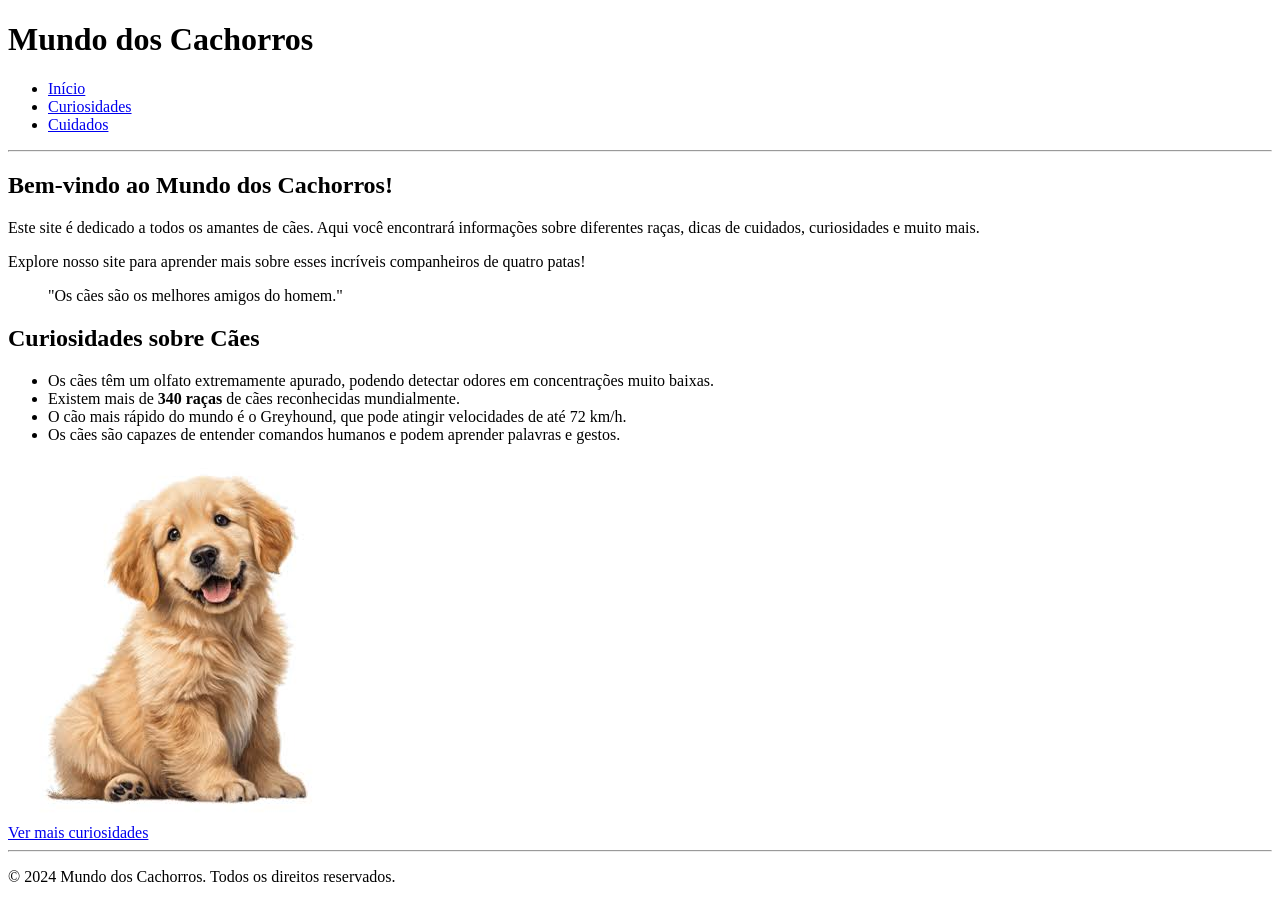
<file: aula-01/index.html>
<!doctype html>
<html lang="pt-br">
  <head>
    <meta charset="UTF-8" />
    <meta name="viewport" content="width=device-width, initial-scale=1.0" />
    <title>Mundo dos Cachorros</title>
  </head>
  <body>

    <header>
      <h1>Mundo dos Cachorros</h1>
    </header>

    <nav>
        <ul>
            <li><a href="index.html">Início</a></li>
            <li><a href="curiosidades.html">Curiosidades</a></li>
            <li><a href="cuidados.html">Cuidados</a></li>
        </ul>
    </nav>
<hr>
    <main>
        <section>
            <h2>Bem-vindo ao Mundo dos Cachorros!</h2>
            <p>Este site é dedicado a todos os amantes de cães. Aqui você encontrará informações sobre diferentes raças, dicas de cuidados, curiosidades e muito mais.</p>
           <p>Explore nosso site para aprender mais sobre esses incríveis companheiros de quatro patas!</p>
        <blockquote>
            <p>"Os cães são os melhores amigos do homem."</p>
    
        </blockquote>
        
        </section>
        
        <section>
            <h2>
                Curiosidades sobre Cães
            </h2>
            <ul>
                <li>Os cães têm um olfato extremamente apurado, podendo detectar odores em concentrações muito baixas.</li>
                <li>Existem mais de <strong>340 raças</strong> de cães reconhecidas mundialmente.</li>
                <li>O cão mais rápido do mundo é o Greyhound, que pode atingir velocidades de até 72 km/h.</li>
                <li>Os cães são capazes de entender comandos humanos e podem aprender palavras e gestos.</li>
            </ul>
            <img src="cachorro.jpg" alt="Cachorro sentado" />
            <br>
            <a href="https://www.cafunepets.com.br/dicas-de-cuidado/curiosidades-sobre-cachorros.html" target="_blank" >Ver mais curiosidades</a>
        </section>
    </main>
<hr>
    <footer> 
        <p>&copy; 2024 Mundo dos Cachorros. Todos os direitos reservados.</p>   
        </footer>   
  </body>
</html>
</file>
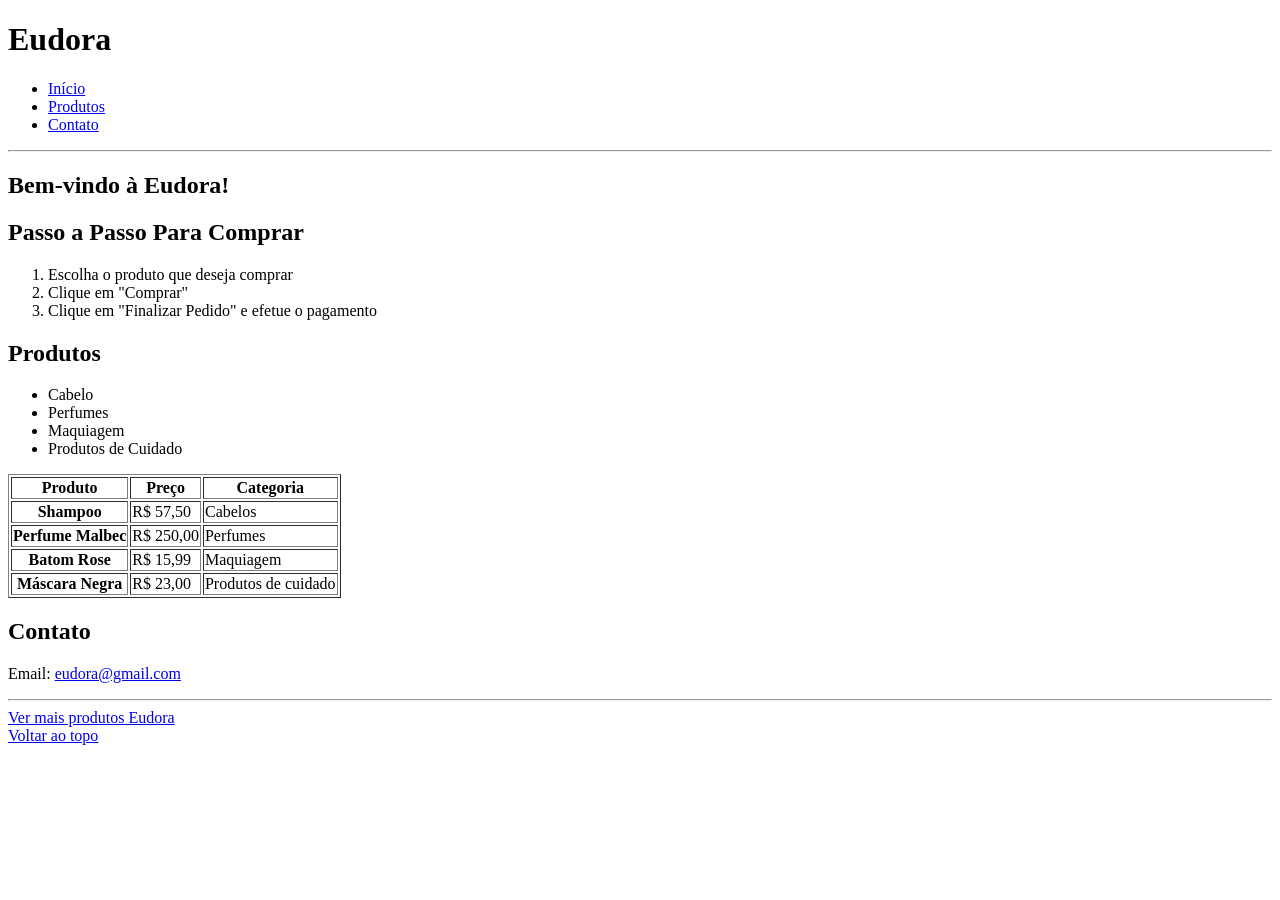
<file: aula-02/index.html>
<!DOCTYPE html>
<html lang="pt-br">

<head>
    <meta charset="UTF-8">
    <meta name="viewport" content="width=device-width, initial-scale=1.0">
    <title>Eudora</title>
</head>

<body>

    <header id="topo">
        <h1>Eudora</h1>

        <nav>
            <ul>
                <li><a href="#inicio">Início</a></li>
                <li><a href="#produtos">Produtos</a></li>
                <li><a href="#contato">Contato</a></li>
            </ul>
        </nav>

    </header>

    <hr>
    <main>
        <section id="inicio">
            <h2>Bem-vindo à Eudora!</h2>
        </section>


        <section>
            <h2>Passo a Passo Para Comprar</h2>
            <ol>
                <li>Escolha o produto que deseja comprar</li>
                <li>Clique em "Comprar"</li>
                <li>Clique em "Finalizar Pedido" e efetue o pagamento</li>
            </ol>
        </section>

        <section id="produtos">
            <h2>Produtos</h2>
            <ul>
                <li>Cabelo</li>
                <li>Perfumes</li>
                <li>Maquiagem</li>
                <li>Produtos de Cuidado</li>
            </ul>
            <table border="1">
                <thead>
                    <tr>
                        <th>Produto</th>
                        <th>Preço</th>
                        <th>Categoria</th>
                    </tr>
                </thead>
                <tbody>
                    <tr>
                        <th>Shampoo</th>
                        <td>R$ 57,50</td>
                        <td>Cabelos</td>
                    </tr>
                    <tr>
                        <th>Perfume Malbec</th>
                        <td>R$ 250,00</td>
                        <td>Perfumes</td>
                    </tr>
                    <tr>
                        <th>Batom Rose</th>
                        <td>R$ 15,99</td>
                        <td>Maquiagem</td>
                    </tr>
                    <tr>
                        <th>Máscara Negra
                        </th>
                        <td>R$ 23,00</td>
                        <td>Produtos de cuidado</td>
                    </tr>
                </tbody>
            </table>
        </section>

        <section id="contato">
            <h2>Contato</h2>
            <p>Email: <a href="mailto:eudora@gmail.com" target="_blank">eudora@gmail.com</a></p>
        </section>
    </main>
    <hr>
    <footer>
        <a href="https://www.eudora.com.br/?gclsrc=aw.ds&&utm_source=google&utm_medium=cpc&utm_campaign=G:EUD:Performance:Institucional:PSQ-Eudora&gad_source=1&gad_campaignid=10425036200&gbraid=0AAAAADe0ssHBRSSiUodfNSN1PjZWFqn9F&gclid=CjwKCAjwj7HTBhBiEiwA8s35OkANomQSon3V773zaFUcZIYjrzF8tikqUFjwtb8jpv-XQH7Ud1SLhBoCwHkQAvD_BwE"
            target="_blank">Ver mais produtos Eudora</a>
        <br>
        <a href="#topo">Voltar ao topo</a>
    </footer>


</body>

</html>
</file>
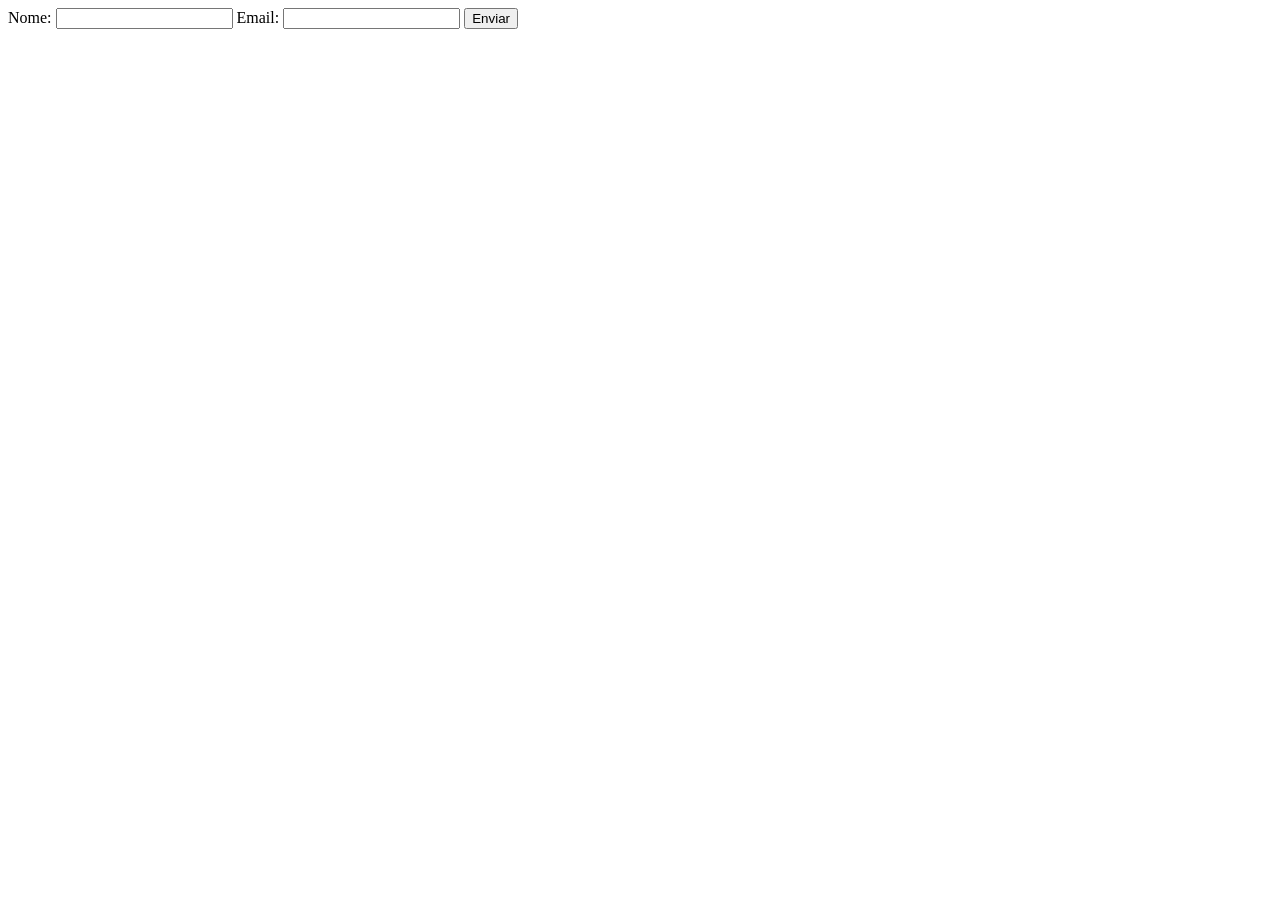
<file: aula-03/index.html>
<!DOCTYPE html>
<html lang="pt-br">

<head>
    <meta charset="UTF-8">
    <meta name="viewport" content="width=device-width, initial-scale=1.0">
    <title>Formulário de Contato</title>
</head>

<body>

    <form>

        <label for="nome">Nome:</label>
        <input type="text" id="nome" name="nome">

        <label for="email">Email:</label>
        <input type="email" id="email" name="email">

        <button type="submit">Enviar</button>

    </form>

</body>

</html>
</file>
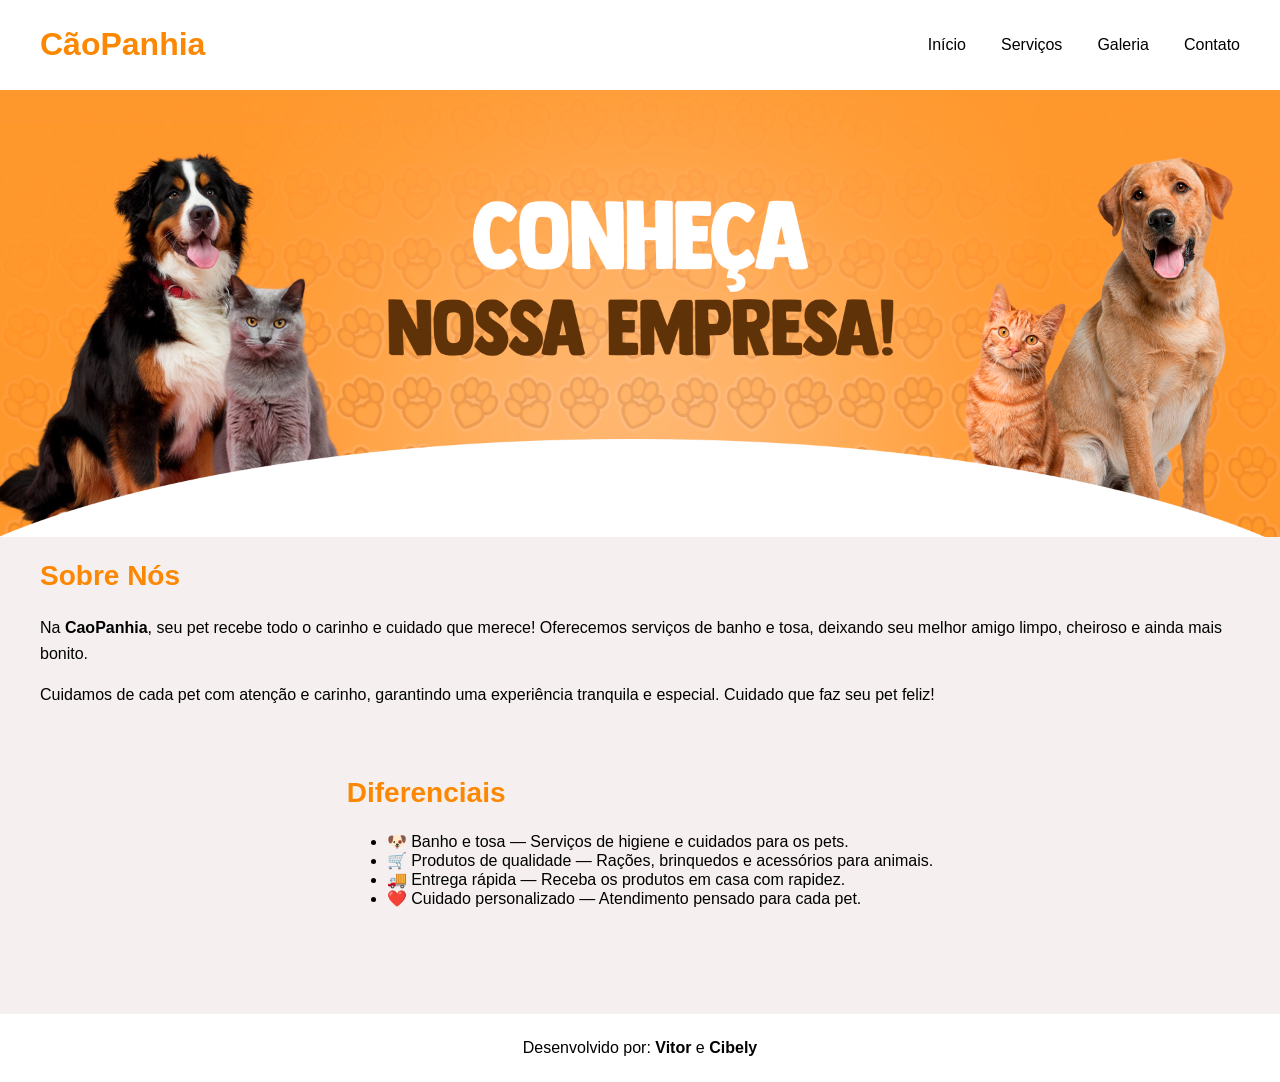
<file: aula-05/index.html>
<!DOCTYPE html>
<html lang="pt-BR">
<head>
    <meta charset="UTF-8">
    <meta name="viewport" content="width=device-width, initial-scale=1.0">
    <link rel="stylesheet" href="estilo.css">
    
    <title>CãoPanhia</title>
</head>
<body>

    <header>
        <h1>CãoPanhia</h1>
        <nav aria-label="Menu Principal">
            <ul class="nav-list"> 
                <li><a href="index.html">Início</a></li>
                <li><a href="servicos.html">Serviços</a></li>
                <li><a href="galeria.html">Galeria</a></li>
                <li><a href="contato.html">Contato</a></li>
            </ul>
        </nav>
    </header>

    <main>
        <img src="img/banner.png" id="banner" alt="Dois cachorros e dois gatos em um fundo laranja" width="700" height="240" >

        <section>
            <h2>Sobre Nós</h2>
            <p>Na <strong>CaoPanhia</strong>, seu pet recebe todo o carinho e cuidado que merece! Oferecemos serviços de banho e tosa, deixando seu melhor amigo limpo, cheiroso e ainda mais bonito.</p>
            <p>Cuidamos de cada pet com atenção e carinho, garantindo uma experiência tranquila e especial. Cuidado que faz seu pet feliz!</p>
        </section>

        <section>
            <h2>Diferenciais</h2>
            <ul>
                <li>🐶 Banho e tosa — Serviços de higiene e cuidados para os pets.</li>
                <li>🛒 Produtos de qualidade — Rações, brinquedos e acessórios para animais.</li>
                <li>🚚 Entrega rápida — Receba os produtos em casa com rapidez.</li>
                <li>❤️ Cuidado personalizado — Atendimento pensado para cada pet.</li>
            </ul>
        </section>
    </main>

    <footer>
        <p>Desenvolvido por: <strong>Vitor</strong> e <strong>Cibely</strong></p>
    </footer>

    
</body>
</html>
</file>
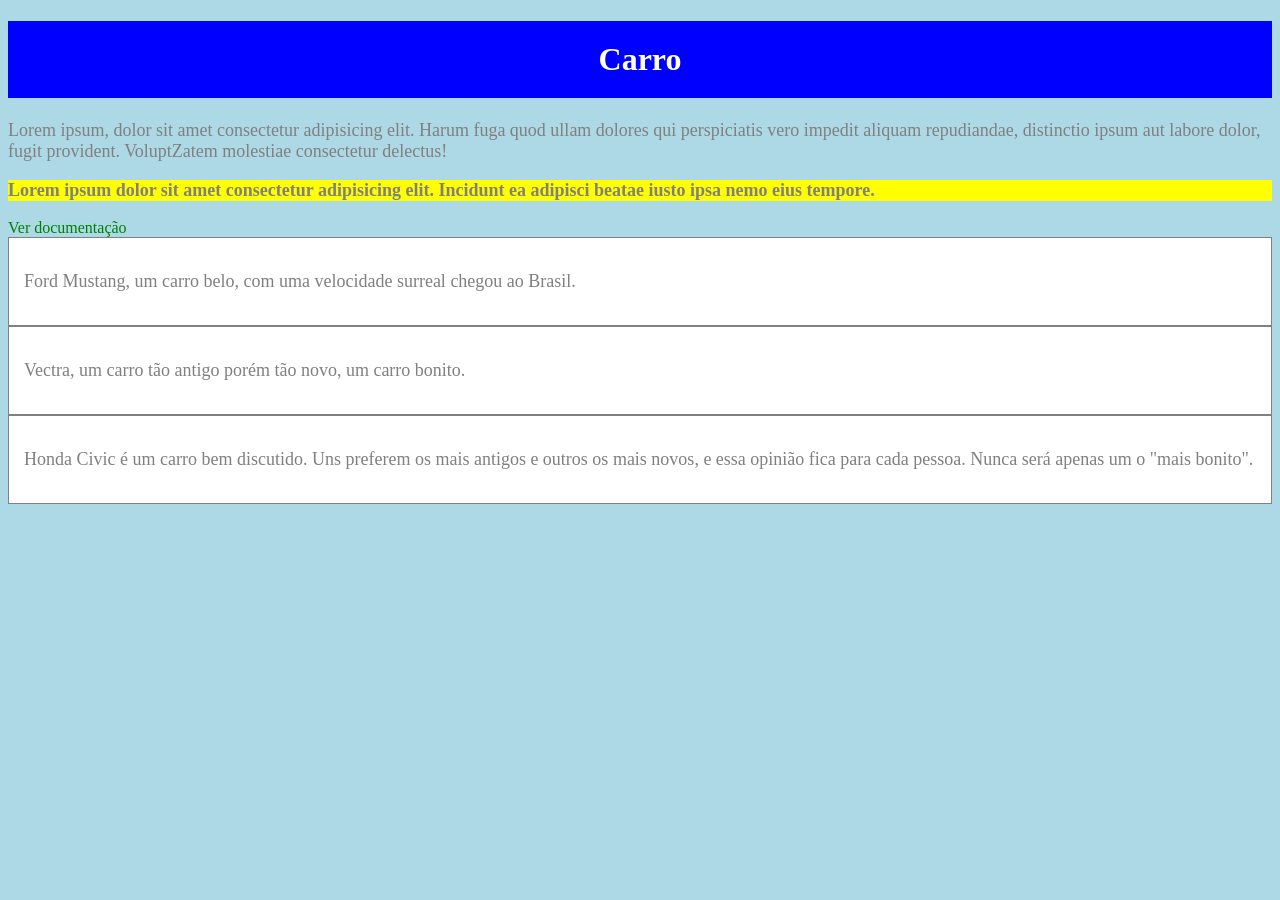
<file: aula-06/index.html>
<!DOCTYPE html>
<html lang="pt-BR">

<head>
    <meta charset="UTF-8">
    <meta name="viewport" content="width=device-width, initial-scale=1.0">
    <title>Document</title>
    <link rel="stylesheet" href="estilo.css">
</head>

<body>

    <header id="topo">
        <h1>Carro</h1>
    </header>



    <p>
        Lorem ipsum, dolor sit amet consectetur adipisicing elit. Harum fuga quod ullam dolores qui perspiciatis vero
        impedit aliquam repudiandae, distinctio ipsum aut labore dolor, fugit provident. VoluptZatem molestiae
        consectetur delectus!
    </p>

    <p class="destaque">
        Lorem ipsum dolor sit amet consectetur adipisicing elit. Incidunt ea adipisci beatae iusto ipsa nemo eius
        tempore.
    </p>
    <a href="https://developer.mozilla.org/pt-BR/docs/Web/CSS" target="_blank">Ver documentação</a>
     <div class="caixa">
    <p>Ford Mustang, um carro belo, com uma velocidade surreal chegou ao Brasil.
    </div>
     <div class="caixa"> 
        <p>Vectra, um carro tão antigo porém tão novo, um carro bonito.</p>
     </div>
     <div class="caixa">
     <p>Honda Civic é um carro bem discutido. Uns preferem os mais antigos e outros os mais novos, e essa opinião fica para cada pessoa. Nunca será apenas um o "mais bonito".</p>   
    </div>
     
</body>

</html>
</file>
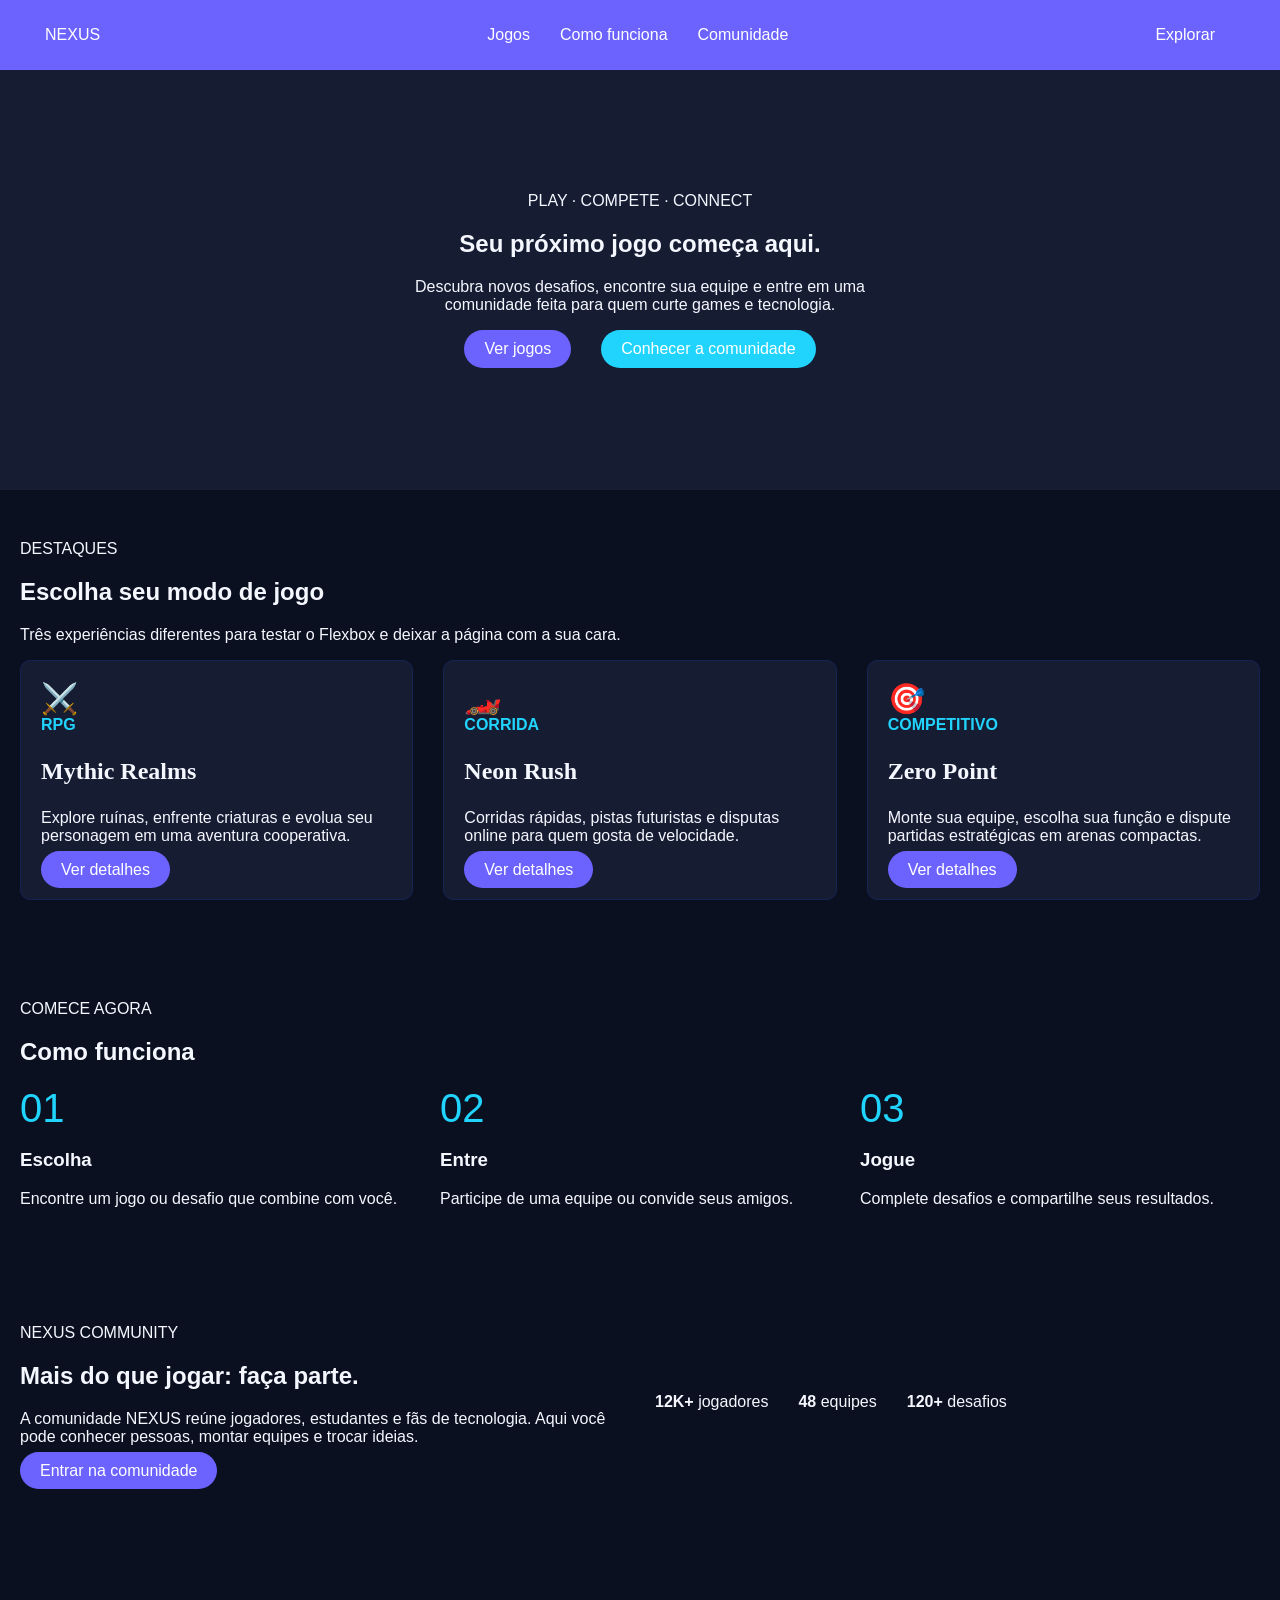
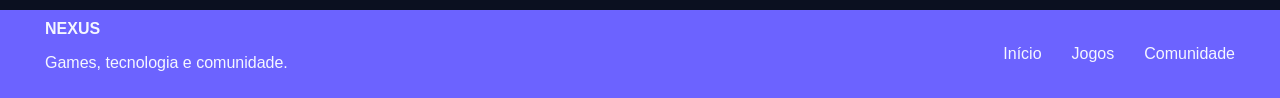
<file: aula-08/index.html>
<!DOCTYPE html>
<html lang="pt-BR">
<head>
    <meta charset="UTF-8">
    <meta name="viewport" content="width=device-width, initial-scale=1.0">
    <title>NEXUS Game Hub</title>
    <link rel="stylesheet" href="style.css">
</head>
<body>

    <header class="navbar">
        <a class="logo" href="#inicio">NEXUS</a>

        <ul class="menu">
            <li><a href="#jogos">Jogos</a></li>
            <li><a href="#como-funciona">Como funciona</a></li>
            <li><a href="#comunidade">Comunidade</a></li>
        </ul>

        <a class="botao botao-menu" href="#jogos">Explorar</a>
    </header>

    <main>
        <section class="hero" id="inicio">
            <div class="hero-conteudo">
                <span class="tag">PLAY · COMPETE · CONNECT</span>
                <h1>Seu próximo jogo começa aqui.</h1>
                <p>
                    Descubra novos desafios, encontre sua equipe e entre em uma
                    comunidade feita para quem curte games e tecnologia.
                </p>

                <div class="hero-acoes">
                    <a class="botao" href="#jogos">Ver jogos</a>
                    <a class="botao botao-secundario" href="#comunidade">Conhecer a comunidade</a>
                </div>
            </div>
        </section>

        <section class="secao" id="jogos">
            <div class="titulo-secao">
                <span class="tag">DESTAQUES</span>
                <h2>Escolha seu modo de jogo</h2>
                <p>Três experiências diferentes para testar o Flexbox e deixar a página com a sua cara.</p>
            </div>

            <div class="grade-jogos">
                <article class="card-jogo">
                    <div class="icone-jogo">⚔️</div>
                    <span class="categoria">RPG</span>
                    <h3>Mythic Realms</h3>
                    <p>Explore ruínas, enfrente criaturas e evolua seu personagem em uma aventura cooperativa.</p>
                    <a href="#">Ver detalhes</a>
                </article>

                <article class="card-jogo">
                    <div class="icone-jogo">🏎️</div>
                    <span class="categoria">CORRIDA</span>
                    <h3>Neon Rush</h3>
                    <p>Corridas rápidas, pistas futuristas e disputas online para quem gosta de velocidade.</p>
                    <a href="#">Ver detalhes</a>
                </article>

                <article class="card-jogo">
                    <div class="icone-jogo">🎯</div>
                    <span class="categoria">COMPETITIVO</span>
                    <h3>Zero Point</h3>
                    <p>Monte sua equipe, escolha sua função e dispute partidas estratégicas em arenas compactas.</p>
                    <a href="#">Ver detalhes</a>
                </article>
            </div>
        </section>

        <section class="secao secao-alternativa" id="como-funciona">
            <div class="titulo-secao">
                <span class="tag">COMECE AGORA</span>
                <h2>Como funciona</h2>
            </div>

            <div class="passos">
                <div class="passo">
                    <span class="numero">01</span>
                    <h3>Escolha</h3>
                    <p>Encontre um jogo ou desafio que combine com você.</p>
                </div>

                <div class="passo">
                    <span class="numero">02</span>
                    <h3>Entre</h3>
                    <p>Participe de uma equipe ou convide seus amigos.</p>
                </div>

                <div class="passo">
                    <span class="numero">03</span>
                    <h3>Jogue</h3>
                    <p>Complete desafios e compartilhe seus resultados.</p>
                </div>
            </div>
        </section>

        <section class="secao comunidade" id="comunidade">
            <div class="comunidade-texto">
                <span class="tag">NEXUS COMMUNITY</span>
                <h2>Mais do que jogar: faça parte.</h2>
                <p>
                    A comunidade NEXUS reúne jogadores, estudantes e fãs de tecnologia.
                    Aqui você pode conhecer pessoas, montar equipes e trocar ideias.
                </p>
                <a class="botao" href="#">Entrar na comunidade</a>
            </div>

            <div class="comunidade-info">
                <div class="info-item">
                    <strong>12K+</strong>
                    <span>jogadores</span>
                </div>
                <div class="info-item">
                    <strong>48</strong>
                    <span>equipes</span>
                </div>
                <div class="info-item">
                    <strong>120+</strong>
                    <span>desafios</span>
                </div>
            </div>
        </section>
    </main>

    <footer class="rodape">
        <div>
            <strong>NEXUS</strong>
            <p>Games, tecnologia e comunidade.</p>
        </div>

        <div class="links-rodape">
            <a href="#inicio">Início</a>
            <a href="#jogos">Jogos</a>
            <a href="#comunidade">Comunidade</a>
        </div>
    </footer>

</body>
</html>
</file>
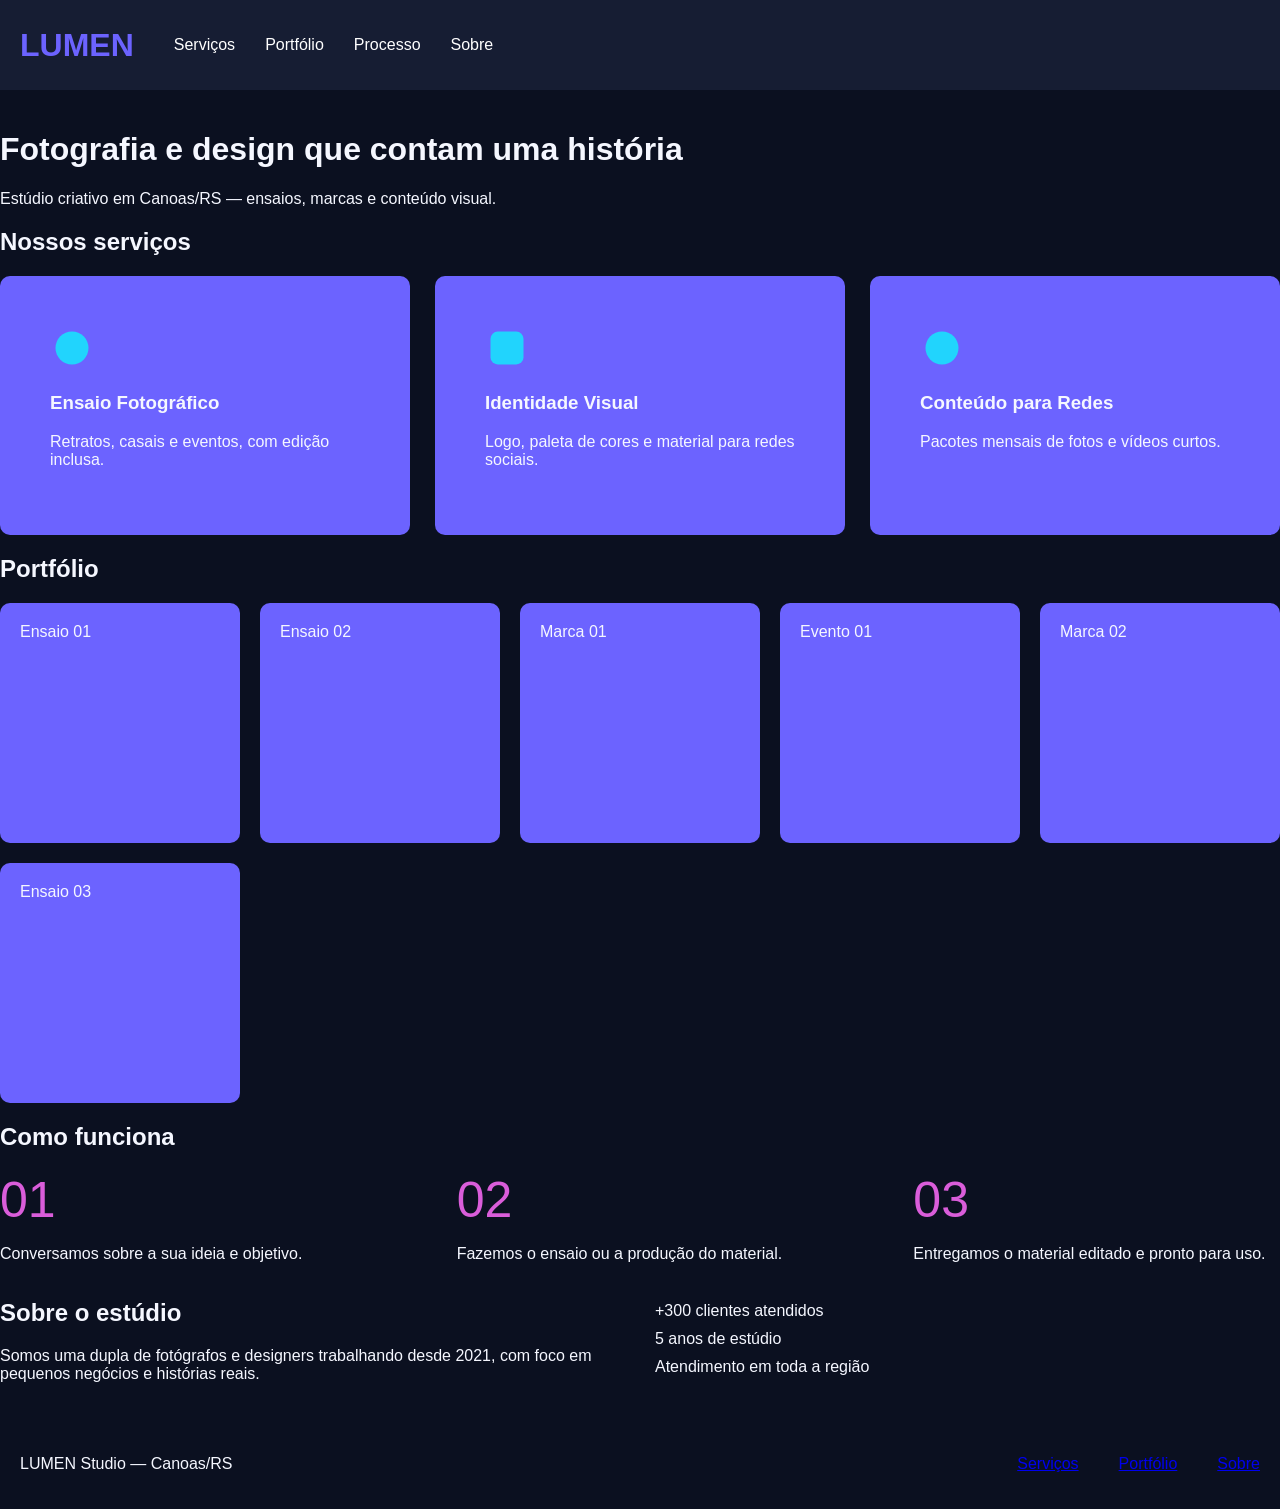
<file: aula-09/index.html>
<!DOCTYPE html>
<html lang="pt-br">
<head>
<meta charset="UTF-8">
<meta name="viewport" content="width=device-width, initial-scale=1.0">
<title>LUMEN Studio — Fotografia e Design</title>
<link rel="stylesheet" href="estilo.css">
</head>
<body>

  <div class="layout">

    <header class="area-header">
      <div class="logo">LUMEN</div>
      <nav class="area-nav">
        <ul class="menu">
          <li><a href="#servicos">Serviços</a></li>
          <li><a href="#portfolio">Portfólio</a></li>
          <li><a href="#processo">Processo</a></li>
          <li><a href="#sobre">Sobre</a></li>
        </ul>
      </nav>
    </header>

    <main class="area-principal">

      <div class="hero">
        <h1>Fotografia e design que contam uma história</h1>
        <p>Estúdio criativo em Canoas/RS — ensaios, marcas e conteúdo visual.</p>
      </div>

      <section id="servicos" class="secao">
        <h2>Nossos serviços</h2>

        <div class="grade-servicos">

          <div class="card-servico">
            <svg class="icone" viewBox="0 0 24 24" width="44" height="44">
              <circle cx="12" cy="12" r="9" />
            </svg>
            <h3>Ensaio Fotográfico</h3>
            <p>Retratos, casais e eventos, com edição inclusa.</p>
          </div>

          <div class="card-servico">
            <svg class="icone" viewBox="0 0 24 24" width="44" height="44">
              <rect x="3" y="3" width="18" height="18" rx="4" />
            </svg>
            <h3>Identidade Visual</h3>
            <p>Logo, paleta de cores e material para redes sociais.</p>
          </div>

          <div class="card-servico">
            <svg class="icone" viewBox="0 0 24 24" width="44" height="44">
              <circle cx="12" cy="12" r="9" />
            </svg>
            <h3>Conteúdo para Redes</h3>
            <p>Pacotes mensais de fotos e vídeos curtos.</p>
          </div>

        </div>
      </section>

      <section id="portfolio" class="secao">
        <h2>Portfólio</h2>
        <div class="grade-portfolio">
          <div class="item-portfolio">Ensaio 01</div>
          <div class="item-portfolio">Ensaio 02</div>
          <div class="item-portfolio">Marca 01</div>
          <div class="item-portfolio">Evento 01</div>
          <div class="item-portfolio">Marca 02</div>
          <div class="item-portfolio">Ensaio 03</div>
        </div>
      </section>

      <section id="processo" class="secao">
        <h2>Como funciona</h2>
        <div class="grade-passos">
          <div class="passo">
            <span class="numero-passo">01</span>
            <p>Conversamos sobre a sua ideia e objetivo.</p>
          </div>
          <div class="passo">
            <span class="numero-passo">02</span>
            <p>Fazemos o ensaio ou a produção do material.</p>
          </div>
          <div class="passo">
            <span class="numero-passo">03</span>
            <p>Entregamos o material editado e pronto para uso.</p>
          </div>
        </div>
      </section>

      <section id="sobre" class="secao secao-sobre">
        <div class="sobre-texto">
          <h2>Sobre o estúdio</h2>
          <p>Somos uma dupla de fotógrafos e designers trabalhando desde 2021, com foco em pequenos negócios e histórias reais.</p>
        </div>
        <div class="sobre-info">
          <div class="info-item">+300 clientes atendidos</div>
          <div class="info-item">5 anos de estúdio</div>
          <div class="info-item">Atendimento em toda a região</div>
        </div>
      </section>

    </main>

    <footer class="area-rodape">
      <div class="rodape-texto">
        <p>LUMEN Studio — Canoas/RS</p>
      </div>
      <div class="rodape-links">
        <a href="#servicos">Serviços</a>
        <a href="#portfolio">Portfólio</a>
        <a href="#sobre">Sobre</a>
      </div>
    </footer>

  </div>

</body>
</html>
</file>
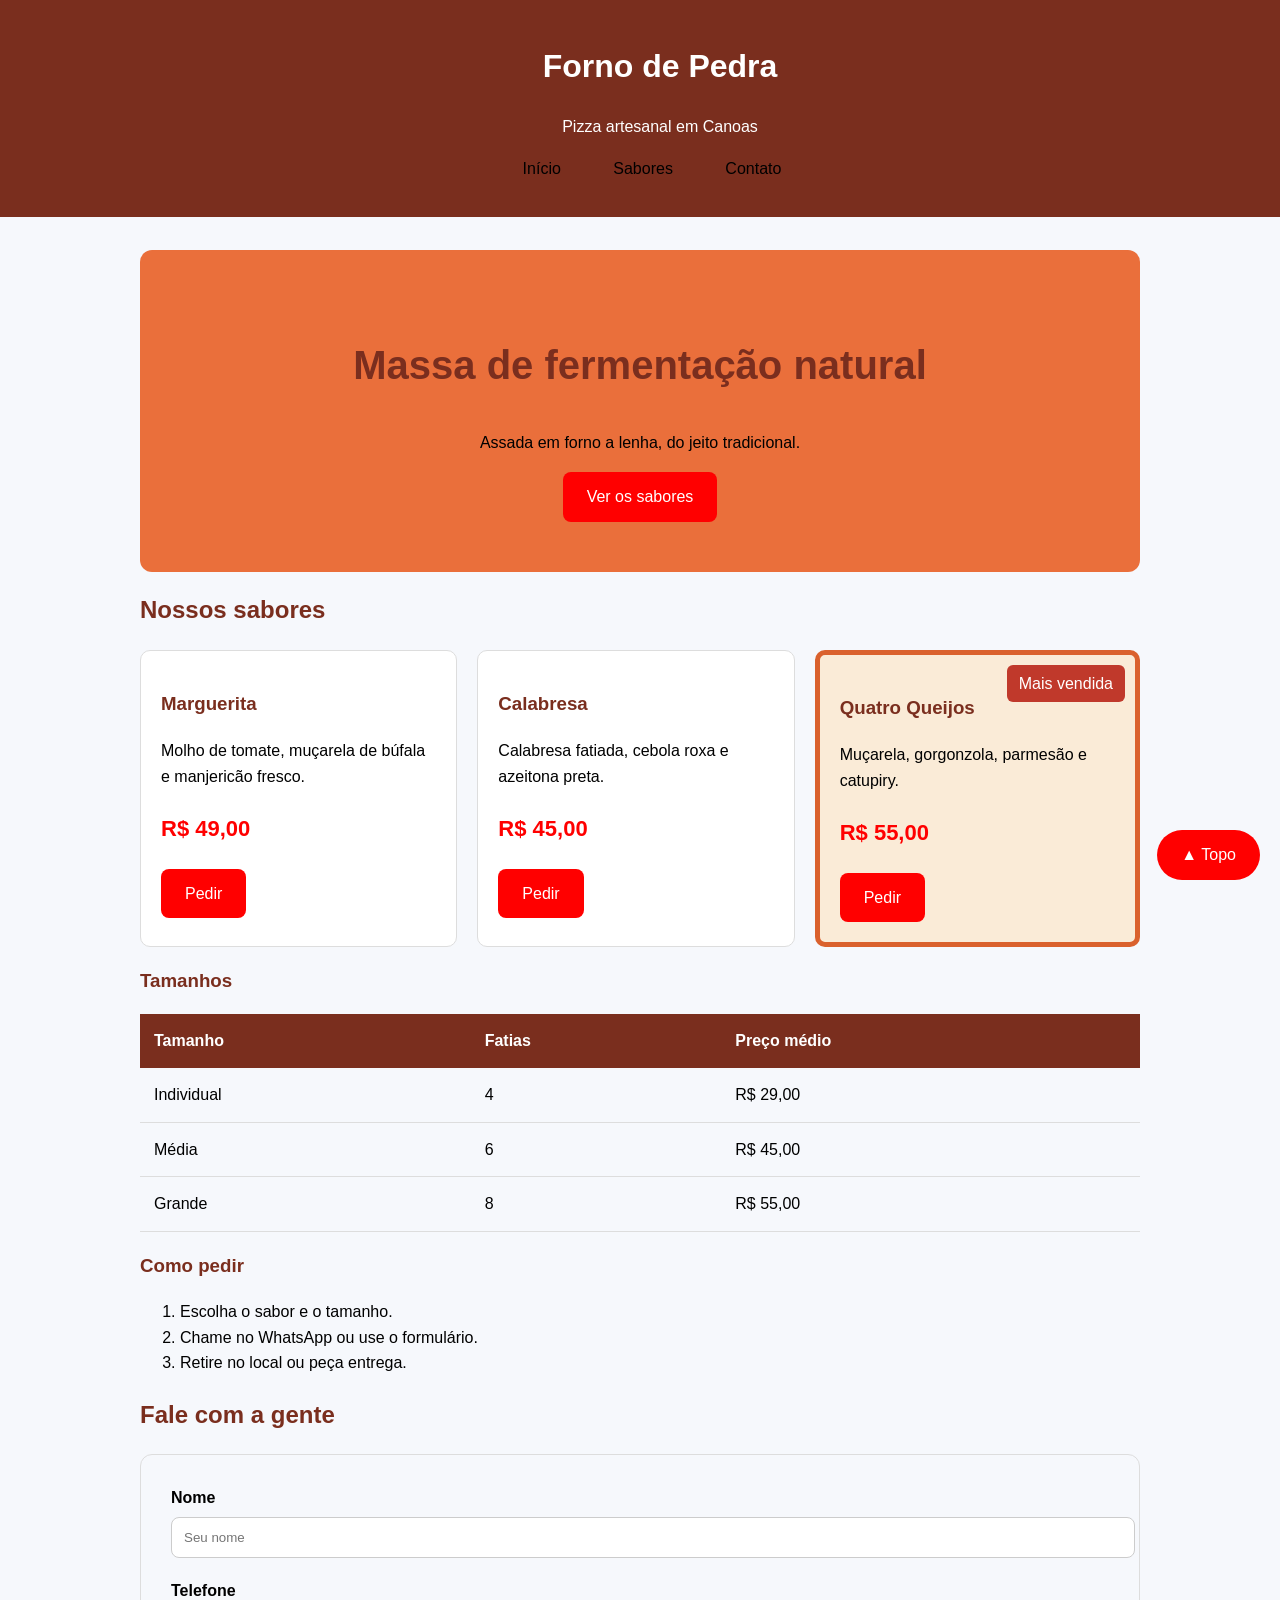
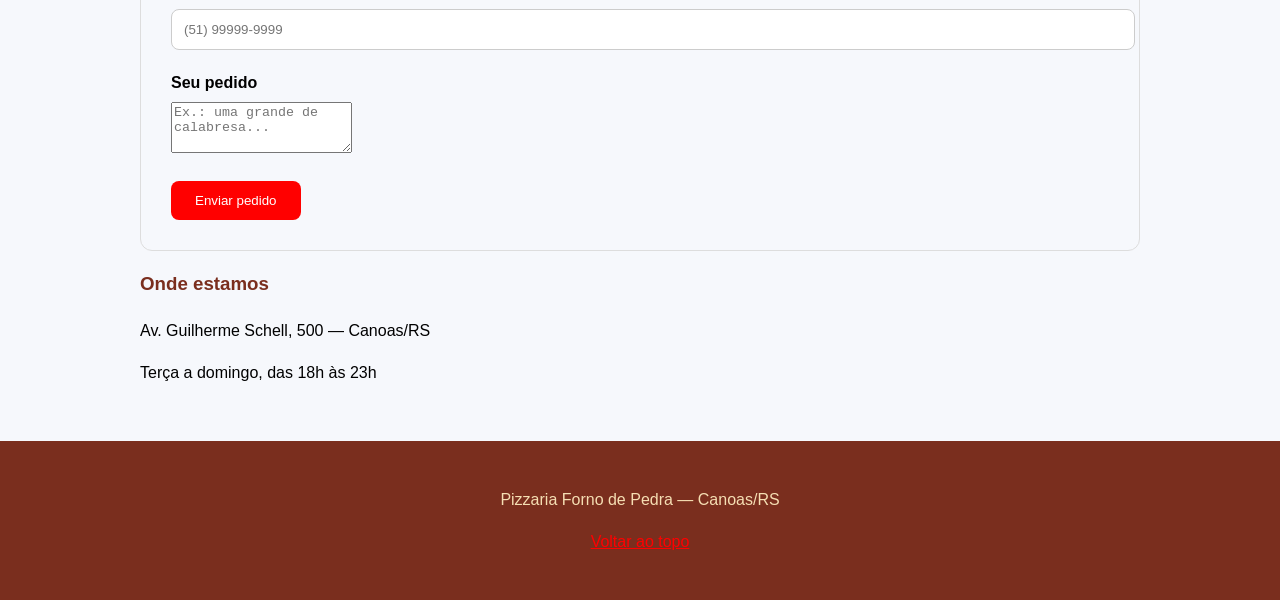
<file: aula-07/atividade-final/index.html>
<!DOCTYPE html>
<html lang="pt-br">

<head>
  <meta charset="UTF-8">
  <meta name="viewport" content="width=device-width, initial-scale=1.0">
  <title>Pizzaria Forno de Pedra</title>

  <!-- PASSO 1: crie o arquivo estilo.css e descomente a linha abaixo -->
  <link rel="stylesheet" href="style.css">
</head>

<body>
  <div id="inicio"></div>
  <!-- ============ CABEÇALHO ============ -->
  <!-- PASSO 3: menu horizontal · PASSO 6: header fixo -->
  <header id="topo">
    <h1>Forno de Pedra</h1>
    <p class="slogan">Pizza artesanal em Canoas</p>

    <nav>
      <ul class="menu">
        <li><a href="#inicio">Início</a></li>
        <li><a href="#sabores">Sabores</a></li>
        <li><a href="#contato">Contato</a></li>
      </ul>
    </nav>
  </header>

  <main>

    <!-- ============ BANNER ============ -->
    <section id="banner">
      <h2>Massa de fermentação natural</h2>
      <p>Assada em forno a lenha, do jeito tradicional.</p>
      <a href="#sabores" class="botao">Ver os sabores</a>
    </section>

    <!-- ============ SABORES ============ -->
    <!-- PASSO 4: cards lado a lado · PASSO 5: etiqueta no card -->
    <section id="sabores">
      <h2>Nossos sabores</h2>

      <div class="grade">

        <article class="card">
          <h3>Marguerita</h3>
          <p>Molho de tomate, muçarela de búfala e manjericão fresco.</p>
          <p class="preco">R$ 49,00</p>
          <a href="#contato" class="botao">Pedir</a>
        </article>

        <article class="card">
          <h3>Calabresa</h3>
          <p>Calabresa fatiada, cebola roxa e azeitona preta.</p>
          <p class="preco">R$ 45,00</p>
          <a href="#contato" class="botao">Pedir</a>
        </article>

        <!-- PASSO 5: coloque a etiqueta AQUI DENTRO deste card -->
        <article class="card destaque">
          <h3>Quatro Queijos</h3>
          <p>Muçarela, gorgonzola, parmesão e catupiry.</p>
          <p class="preco">R$ 55,00</p>
          <span class="etiqueta">Mais vendida</span>
          <a href="#contato" class="botao">Pedir</a>
        </article>

      </div>

      <h3>Tamanhos</h3>
      <table class="tabela">
        <thead>
          <tr>
            <th>Tamanho</th>
            <th>Fatias</th>
            <th>Preço médio</th>
          </tr>
        </thead>
        <tbody>
          <tr>
            <td>Individual</td>
            <td>4</td>
            <td>R$ 29,00</td>
          </tr>
          <tr>
            <td>Média</td>
            <td>6</td>
            <td>R$ 45,00</td>
          </tr>
          <tr>
            <td>Grande</td>
            <td>8</td>
            <td>R$ 55,00</td>
          </tr>
        </tbody>
      </table>

      <h3>Como pedir</h3>
      <ol class="passos">
        <li>Escolha o sabor e o tamanho.</li>
        <li>Chame no WhatsApp ou use o formulário.</li>
        <li>Retire no local ou peça entrega.</li>
      </ol>
    </section>

    <!-- ============ CONTATO ============ -->
    <section id="contato">
      <h2>Fale com a gente</h2>

      <form class="formulario">
        <div class="campo">
          <label for="nome">Nome</label>
          <input type="text" id="nome" name="nome" placeholder="Seu nome" required>
        </div>

        <div class="campo">
          <label for="fone">Telefone</label>
          <input type="tel" id="fone" name="fone" placeholder="(51) 99999-9999">
        </div>

        <div class="campo">
          <label for="pedido">Seu pedido</label>
          <textarea id="pedido" name="pedido" rows="3" placeholder="Ex.: uma grande de calabresa..."></textarea>
        </div>

        <button type="submit" class="botao">Enviar pedido</button>
      </form>

      <div class="info">
        <h3>Onde estamos</h3>
        <p>Av. Guilherme Schell, 500 — Canoas/RS</p>
        <p>Terça a domingo, das 18h às 23h</p>
      </div>
    </section>

  </main>

  <!-- ============ RODAPÉ ============ -->
  <!-- DESAFIO: crie um botão fixo "voltar ao topo" -->
  <a class="botao-fixo" href="#inicio">▲ Topo</a>
  <footer>
    <p>Pizzaria Forno de Pedra — Canoas/RS</p>
    <p><a href="#inicio">Voltar ao topo</a></p>
  </footer>

</body>

</html>
</file>
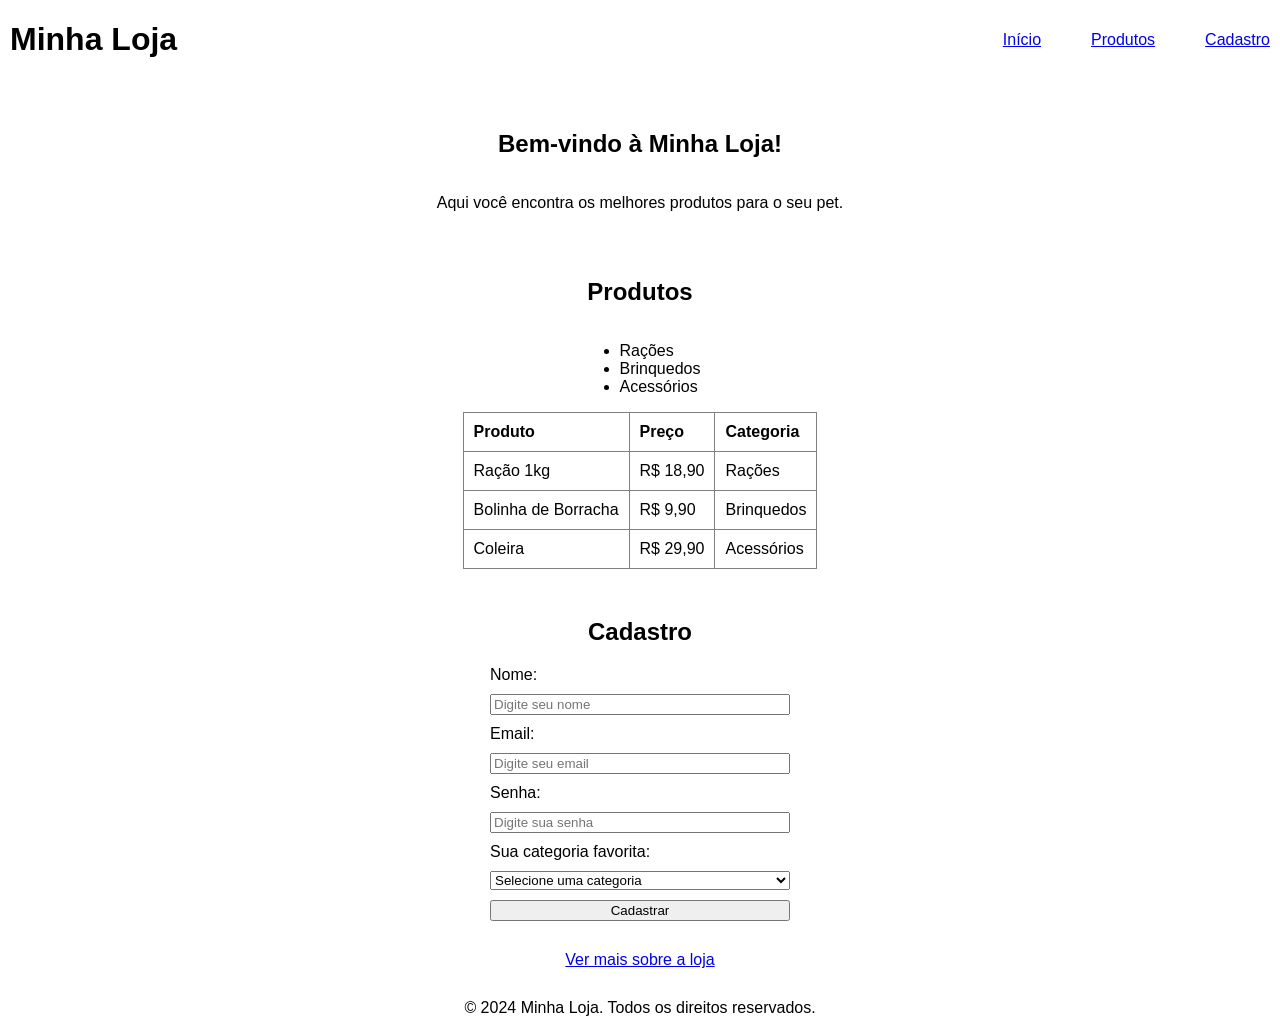
<file: aula-03/loja.html>
<!DOCTYPE html>
<html lang="pt-br">

<head>
    <meta charset="UTF-8">
    <meta name="viewport" content="width=device-width, initial-scale=1.0">

    <link rel="stylesheet" href="style.css">

    <title>Minha Loja</title>
</head>

<body>

    <header>
        <h1>Minha Loja</h1>

        <nav>
            <ul>
                <li><a href="#inicio">Início</a></li>
                <li><a href="#produtos">Produtos</a></li>
                <li><a href="#cadastro">Cadastro</a></li>
            </ul>
        </nav>

    </header>

    <main>
        <section id="inicio">
            <h2>Bem-vindo à Minha Loja!</h2>
            <p>Aqui você encontra os melhores produtos para o seu pet.</p>
        </section>

        <section id="produtos">
            <h2>Produtos</h2>
            <ul>
                <li>Rações</li>
                <li>Brinquedos</li>
                <li>Acessórios</li>
            </ul>

            <table border="1">
                <thead>
                    <th>Produto</th>
                    <th>Preço</th>
                    <th>Categoria</th>
                </thead>
                <tbody>
                    <tr>
                        <td>Ração 1kg</td>
                        <td>R$ 18,90</td>
                        <td>Rações</td>
                    </tr>
                    <tr>
                        <td>Bolinha de Borracha</td>
                        <td>R$ 9,90</td>
                        <td>Brinquedos</td>
                    </tr>
                    <tr>
                        <td>Coleira</td>
                        <td>R$ 29,90</td>
                        <td>Acessórios</td>
                    </tr>
                </tbody>
            </table>

        </section>

        <section id="cadastro">
            <h2>Cadastro</h2>

            <form>

                <label for="nome">Nome:</label>
                <input type="text" id="nome" name="nome" placeholder="Digite seu nome" required>

                <label for="email">Email:</label>
                <input type="email" id="email" name="email" placeholder="Digite seu email" required>

                <label for="senha">Senha:</label>
                <input type="password" id="senha" name="senha" placeholder="Digite sua senha" required minlength="8">

                <label for="categoria">Sua categoria favorita:</label>

                <select id="categoria" name="categoria" required>
                    <option value="">Selecione uma categoria</option>
                    <option value="racao">Rações</option>
                    <option value="brinquedos">Brinquedos</option>
                    <option value="acessorios">Acessórios</option>
                </select>

                <button type="submit">Cadastrar</button>
            </form>
        </section>

        <a href="https://www.petz.com.br/loja/petz-novo-hamburgo" target="_blank">Ver mais sobre a loja</a>
    </main>



    <footer>
        <p>&copy; 2024 Minha Loja. Todos os direitos reservados.</p>
    </footer>
</body>

</html>
</file>
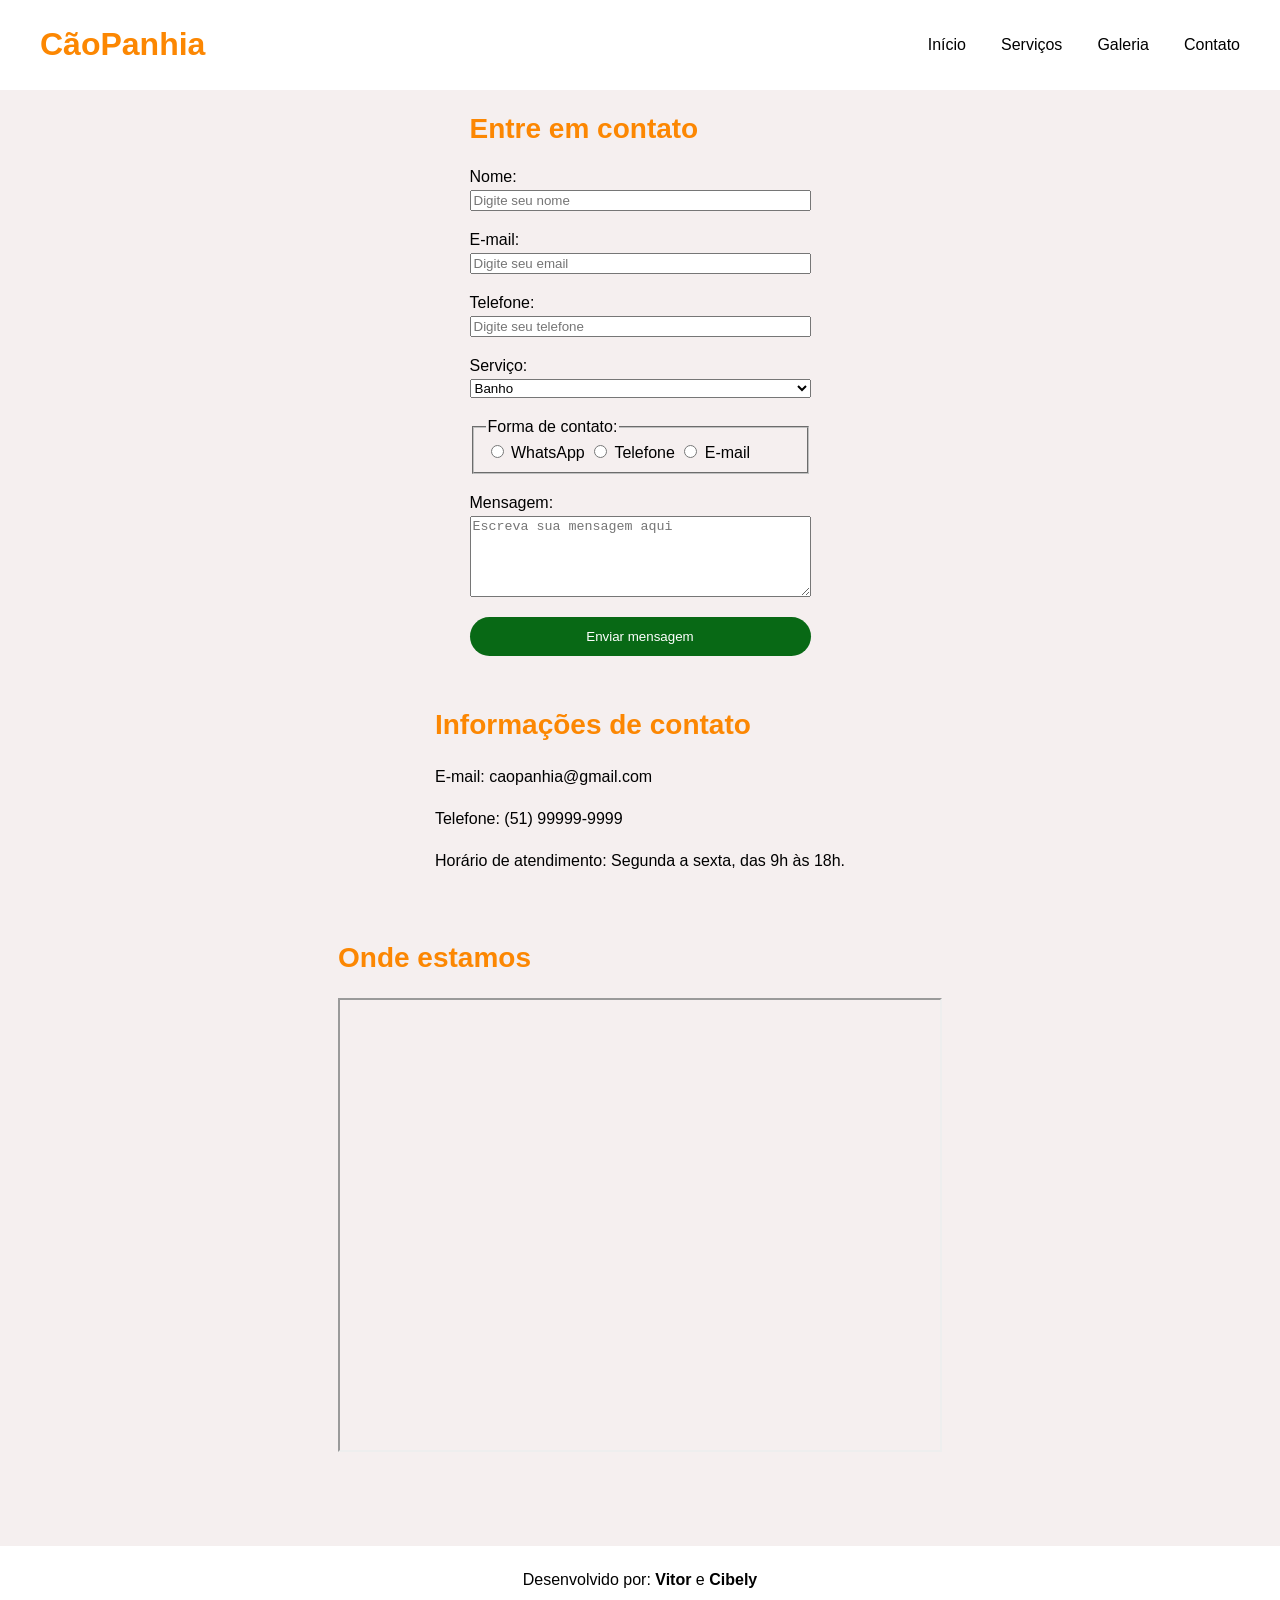
<file: aula-05/contato.html>
<!DOCTYPE html>
<html lang="pt-BR">

<head>
    <meta charset="UTF-8">
    <meta name="viewport" content="width=device-width, initial-scale=1.0">
    <link rel="stylesheet" href="estilo.css">
    <title>CãoPanhia - Contato</title>
</head>

<body>

    <header>
        <h1>CãoPanhia</h1>
        <nav aria-label="Menu Principal">
            <ul class="nav-list">
                <li><a href="index.html">Início</a></li>
                <li><a href="servicos.html">Serviços</a></li>
                <li><a href="galeria.html">Galeria</a></li>
                <li><a href="contato.html">Contato</a></li>
            </ul>
        </nav>
    </header>

    <main>

        <section>
            <h2>Entre em contato</h2>

            <form>

                <div class="form-field">
                    <label for="nome">Nome:</label>
                    <input type="text" id="nome" name="nome" placeholder="Digite seu nome" required minlength="3">
                </div>



                <div class="form-field">

                    <label for="email">E-mail:</label>
                    <input type="email" id="email" name="email" placeholder="Digite seu email" required>
                </div>


                <div class="form-field">
                    <label for="telefone">Telefone:</label>
                    <input type="tel" id="telefone" placeholder="Digite seu telefone" name="telefone">
                </div>




                <div class="form-field">
                    <label for="servico">Serviço:</label>
                    <select id="servico" name="servico">
                        <option value="banho">Banho</option>
                        <option value="tosa">Tosa</option>
                        <option value="banho-tosa">Banho e Tosa</option>
                    </select>
                </div>



                <fieldset>
                    <legend>Forma de contato:</legend>

                    <input type="radio" id="whatsapp" name="contato" value="whatsapp">
                    <label for="whatsapp">WhatsApp</label>

                    <input type="radio" id="telefone-contato" name="contato" value="telefone">
                    <label for="telefone-contato">Telefone</label>

                    <input type="radio" id="email-contato" name="contato" value="email">
                    <label for="email-contato">E-mail</label>
                </fieldset>


                <div class="form-field">
                    <label for="mensagem">Mensagem:</label>
                    <textarea id="mensagem" name="mensagem" placeholder="Escreva sua mensagem aqui" rows="5"
                        cols="40"></textarea>
                </div>


                <button type="submit" class="botao">Enviar mensagem</button>

            </form>
        </section>

        <section>
            <h2>Informações de contato</h2>

            <p>E-mail: caopanhia@gmail.com</p>
            <p>Telefone: (51) 99999-9999</p>
            <p>Horário de atendimento: Segunda a sexta, das 9h às 18h.</p>
        </section>

        <section>
            <h2>Onde estamos</h2>

            <iframe src="https://www.google.com/maps?q=São+Sebastião+do+Caí,+RS&output=embed" width="600" height="450"
                title="Localização da CãoPanhia no Google Maps" loading="lazy">
            </iframe>
        </section>

    </main>

    <footer>
        <p>Desenvolvido por: <strong>Vitor</strong> e <strong>Cibely</strong></p>
    </footer>

</body>

</html>
</file>
<file: aula-05/estilo.css>
body {
    color: #000000;
    font-family: Arial, Helvetica, sans-serif;
    background-color: rgb(245, 239, 239);
    margin: 0;
}

h1,
h2 {
    color: #fc8702;
}

h2 {
    font-size: 28px;
}

p {
    font-size: 16px;
    line-height: 1.6;
}

header {
    background-color: white;
    padding: 5px 40px;
    display: flex;
    justify-content: space-between;
    align-items: center;
}

.nav-list {
    list-style: none;
    display: flex;
    gap: 35px
}

a {
    color: black;
    text-decoration: none;
}

a:hover {
    color: #fc8702;
}

main {
    display: flex;
    justify-content: center;
    align-items: center;
    flex-direction: column;
}
section {
    padding-inline: 40px;
    max-width: 1500px;
    margin-bottom: 30px;
}

.work-cards {
    display: flex;
    flex-wrap: wrap;
    
}

.card {
    background-color: white;
    border: 1px solid rgb(211, 211, 211);
    border-radius: 10px;
    padding: 20px;
    margin: 16px;
    width: 100%;
    max-width: 300px;
}

.card img {
    display: flex;
    flex-wrap: wrap;
    width: 100%;
    height: 400px;
    object-fit: contain;
}

table {
    border-collapse: collapse;
    margin: 20px 0;
    background-color: #f2f2f2;

}

th, td {
    border: 1px solid #ccc;
    padding: 10px;
    text-align: left;
}

th {
    background-color: white;
    
}

.preco {
    font-weight: bold;
    color: #086915;
    font-size: 18px;
}

.botao {
    color: white;
    border: none;
    background-color: #086915;
    padding: 12px;
    border-radius: 50px;
}

button:hover {
    scale: 1.02;
    cursor: pointer;
}

#banner {
    width: 100%;
    height: 100%;
}

footer {
    margin-top: 60px;
    text-align: center;
     background-color: white;
    padding: 5px 40px;
}

form {
    display: flex;
    flex-direction: column;
    gap: 20px;
}

.form-field {
    display: flex;
    flex-direction: column;
    gap: 4px;
}
</file>
<file: aula-06/estilo.css>
body{
    background-color: lightblue;
}

p {
    color: gray;
    font-size: 18px;
}

h1 {
  
    text-align: center;
    padding: 20px;
}

a {
    text-decoration: none;
    color: green;
}

.destaque {
    background-color: yellow;
    font-weight: bold;
}

#topo {
    background-color: blue;
    color: white;
}

.caixa {
    background-color: white;
    border: 1px solid gray;
    padding: 15px
}
</file>
<file: aula-08/style.css>
body {
    margin: 0;
    font-family: Arial, Helvetica, sans-serif;
    background-color: #0B1020;
    color: #F5F7FF;
}

.navbar {
    display: flex;
    justify-content: space-between;
    align-items: center;
    padding: 10px 45px;
    background-color: #6C63FF;
}

.menu {
    display: flex;
    gap: 30px;
    list-style: none;
}

.navbar a {
    color: white;
    text-decoration: none;
}

.hero {
    display: flex;
    justify-content: center;
    align-items: center;
    min-height: 420px;
    background-color: #161D33;
}

.hero-conteudo {
    text-align: center;
    max-width: 500px;
}

.hero-acoes {
    display: flex;
    gap: 30px;
    justify-content: center;
    flex-wrap: wrap;
}

.botao {
    color: white;
    background-color: #6C63FF;
    text-decoration: none;
    padding: 10px 20px;
    border-radius: 50px;
    transition: 0.3s;
}

.botao:hover {
    scale: 1.05;
}

.botao-secundario {
    background-color: #21D4FD;
}

.botao-secundario:hover {
    background-color: #32a9c4;
}

.secao {
    padding: 50px 20px;
}

.grade-jogos {
    display: flex;
    gap: 30px;
    flex-wrap: wrap;
}

.card-jogo {
    flex: 1;
    min-width: 220px;
    background-color: #161D33;
    padding: 20px;
    border: 1px solid #152352;
    border-radius: 10px;
}

.icone-jogo {
    font-size: 30px;
}

.categoria {
    color: #21D4FD;
    font-weight: bold;
}

.card-jogo h3 {
    font-family: cursive;
    font-size: 24px;
}

.card-jogo a {
    color: white;
    text-decoration: none;
    background-color: #6C63FF;
    padding: 10px 20px;
    border-radius: 50px;

}

.passos {
    display: flex;
    gap: 20px;
    flex-wrap: wrap;
}

.passo {
    flex: 1;
}

.numero {
    font-size: 40px;
    color: #21D4FD;
}

.comunidade {
    display: flex;
    gap: 30px;
    align-items: center;
    flex-wrap: wrap;
}

.comunidade-texto,
.comunidade-info {
    flex: 1;
}

.comunidade-info {
    display: flex;
    gap: 30px;
}

.rodape {
    margin-top: 80px;
    display: flex;
    justify-content: space-between;
    align-items: center;
    padding: 10px 45px;
    background-color: #6C63FF;
}

.links-rodape {
    display: flex;
    justify-content: center;
    gap: 30px;
    flex-wrap: wrap;
}

.links-rodape a {
    color: #F5F7FF;
    text-decoration: none;
}
</file>
<file: aula-09/estilo.css>
body {
    margin: 0;
    font-family: Arial, Helvetica, sans-serif;
    background-color: #0B1020;
    color: #F5F7FF;
}

.layout {
    display: grid;
    grid-template-areas:
        "cabecalho"
        "principal"
        "rodape";
    gap: 20px;
    min-height: 100vh;
}

.area-header {
    display: grid;
    grid-template-columns: auto 1fr;
    align-items: center;
    grid-area: cabecalho;
    background-color: #161D33;
    padding: 20px;
}

.logo {
    font-size: 32px;
    color: #6C63FF;
    font-weight: bold;
}

.menu {
    display: flex;
    gap: 30px;
    list-style: none;
}

.menu a {
    color: white;
    text-decoration: none;
}

.area-principal {
    grid-area: principal;
}

.area-rodape {
    grid-area: rodape;
    display: flex;
    align-items: center;
    justify-content: space-between;
    padding: 20px;
}

.grade-servicos {
    display: grid;
    grid-template-columns: repeat(auto-fit, minmax(220px, 1fr));
    gap: 25px;
}

.card-servico {
    background-color: #6C63FF;
    padding: 50px;
    border-radius: 10px;
}

.icone {
    fill: #21D4FD;
    transition: 0.3s;
}

.card-servico:hover .icone {
    fill: blueviolet;
    transform: scale(1.3);
}

.grade-portfolio {
    display: grid;
    grid-template-columns: repeat(auto-fit, minmax(220px, 1fr));
    gap: 20px;
}

.item-portfolio {
    aspect-ratio: 1/1;
    background-color: #6C63FF;
    border-radius: 10px;
    padding: 20px;
}

.grade-passos{
    display: grid;
    grid-template-columns: repeat(auto-fit, minmax(150px, 1fr));
    gap: 90px;
}

.numero-passo{
    font-size: 50px;
    color: rgb(218, 93, 218);
}

.secao-sobre {
    display: grid;
    grid-template-columns: 1fr 1fr;
    gap: 30px;
    align-items: center;
}

.sobre-info {
    display: flex;
    flex-direction: column;
    gap: 10px;
}

.rodape-links{
    display: flex;
    gap: 40px;
}
</file>
<file: aula-07/atividade-final/style.css>
body {
    color: #000;
    background-color: #f6f8fc;
    font-family: Verdana, sans-serif;
    line-height: 1.6;
    margin: 0;
    padding-top: 210px;

}


h1,
h2,
h3 {
    color: #7A2E1E;
}

header h1 {
    color: white;
}

.menu {
    list-style: none;
    padding: 0;
}

.menu li {
    display: inline-block;
    margin-right: 16px;
}

.menu a {
    text-decoration: none;
    color: black;
    padding: 10px 16px;
    width: 300px;
}

main {
    max-width: 1000px;
    margin: 0 auto;
    padding: 40px 20px;
}

#banner {
    background-color: #ea6f3b;
    padding: 50px 40px;
    border-radius: 12px;
    text-align: center;
}

#banner h2 {
    font-size: 40px;
}

.grade {
    display: flex;
    gap: 20px;
    flex-wrap: wrap;
}

.card {
    position: relative;
    flex: 1;
    background-color: white;
    border: 1px solid #ddd;
    border-radius: 10px;
    padding: 20px;
    transition: 0.3s;
}

.card:hover {
    transform: translateY(-6px);
}

.etiqueta {
    position: absolute;
    top: 10px;
    right: 10px;
    background-color: #C0392B;
    color: white;
    padding: 6px 12px;
    border-radius: 6px;
}

.preco {
    color: #ff0000;
    font-size: 22px;
    font-weight: bold;
}

.destaque {
    border: 5px solid rgb(218, 97, 45);
    background-color: antiquewhite;
}

.tabela {
    width: 100%;
    border-collapse: collapse;
}

th {
    background-color: #7A2E1E;
    color: white;
    padding: 14px;
    text-align: left;
}

td {
    padding: 14px;
    border-bottom: 1px solid #ddd;
}

#topo {
    position: fixed;
    top: 0;
    left: 0;
    width: 100%;
    background-color: #7A2E1E;
    color: white;
    padding: 20px;
    text-align: center;
    z-index: 100;
}

.botao {
    color: white;
    background-color: #ff0000;
    text-decoration: none;
    display: inline-block;
    padding: 12px 24px;
    border-radius: 8px;
    transition: 0.3s;
    border: none;
}

.botao:hover {
    background-color: #b20b0b;
}

.botao-fixo {
    position: fixed;
    bottom: 20px;
    right: 20px;
    border-radius: 50px;
    color: white;
    text-decoration: none;
    background-color: #ff0000;
    padding: 12px 24px;
    transition: 0.3s;
}

.botao-fixo:hover {
    background-color: #c50d0d;
}

.formulario {
    background-color: #f6f8fc;
    border: 1px solid #ddd;
    border-radius: 12px;
    padding: 30px;
}

.campo {
    margin-bottom: 20px;
}

.campo label {
    display: block;
    margin-bottom: 6px;
    font-weight: bold;
}

.campo input,
.botao-fixo:hover textarea {
    width: 100%;
    padding: 12px;
    border: 1px solid #ccc;
    border-radius: 8px;
}

footer {
    background-color: #7A2E1E;
    color: wheat;
    text-align: center;
    padding: 30px;
}

footer a {
    color: #ff0000;
}
</file>
<file: aula-03/style.css>
body {
    font-family: Arial, Helvetica, sans-serif;
    margin: 0;
    padding: 0;
}

header {
    display: flex;
    justify-content: space-between;
    align-items: center;
    padding-inline: 10px;
    margin-bottom: 30px;

}

nav>ul {
    list-style: none;
    display: flex;
    gap: 50px;
}

main {
    padding-inline: 10px;
    display: flex;
    flex-direction: column;
    align-items: center;
}

section {
    width: 100%;
    max-width: 800px;
    padding-bottom: 30px;
    display: flex;
    flex-direction: column;
    align-items: center;
}

table {
    border-collapse: collapse;
}
th, td {
    padding: 10px;
    text-align: left;
}

form {
    display: flex;
    flex-direction: column;
    gap: 10px;
    width: 300px;
}

footer {
    margin-top: 30px;
    text-align: center;
}
</file>
